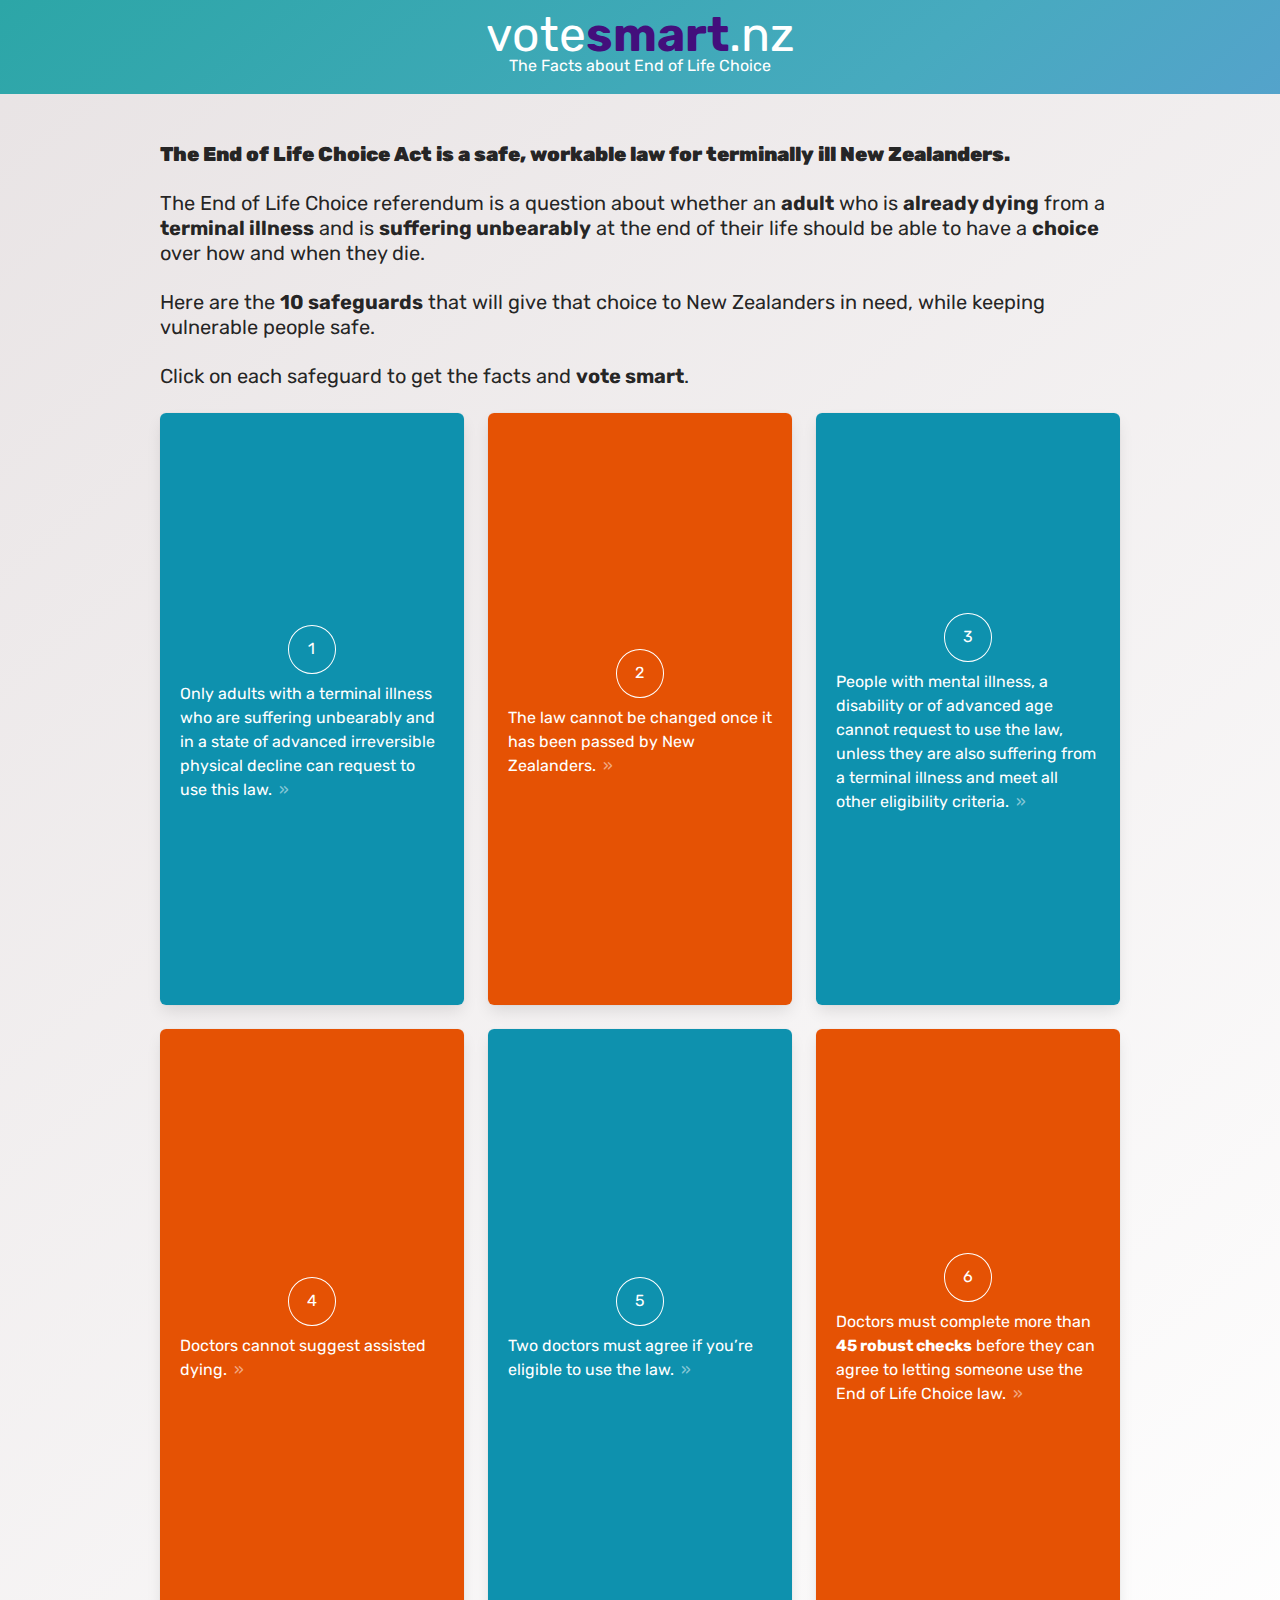
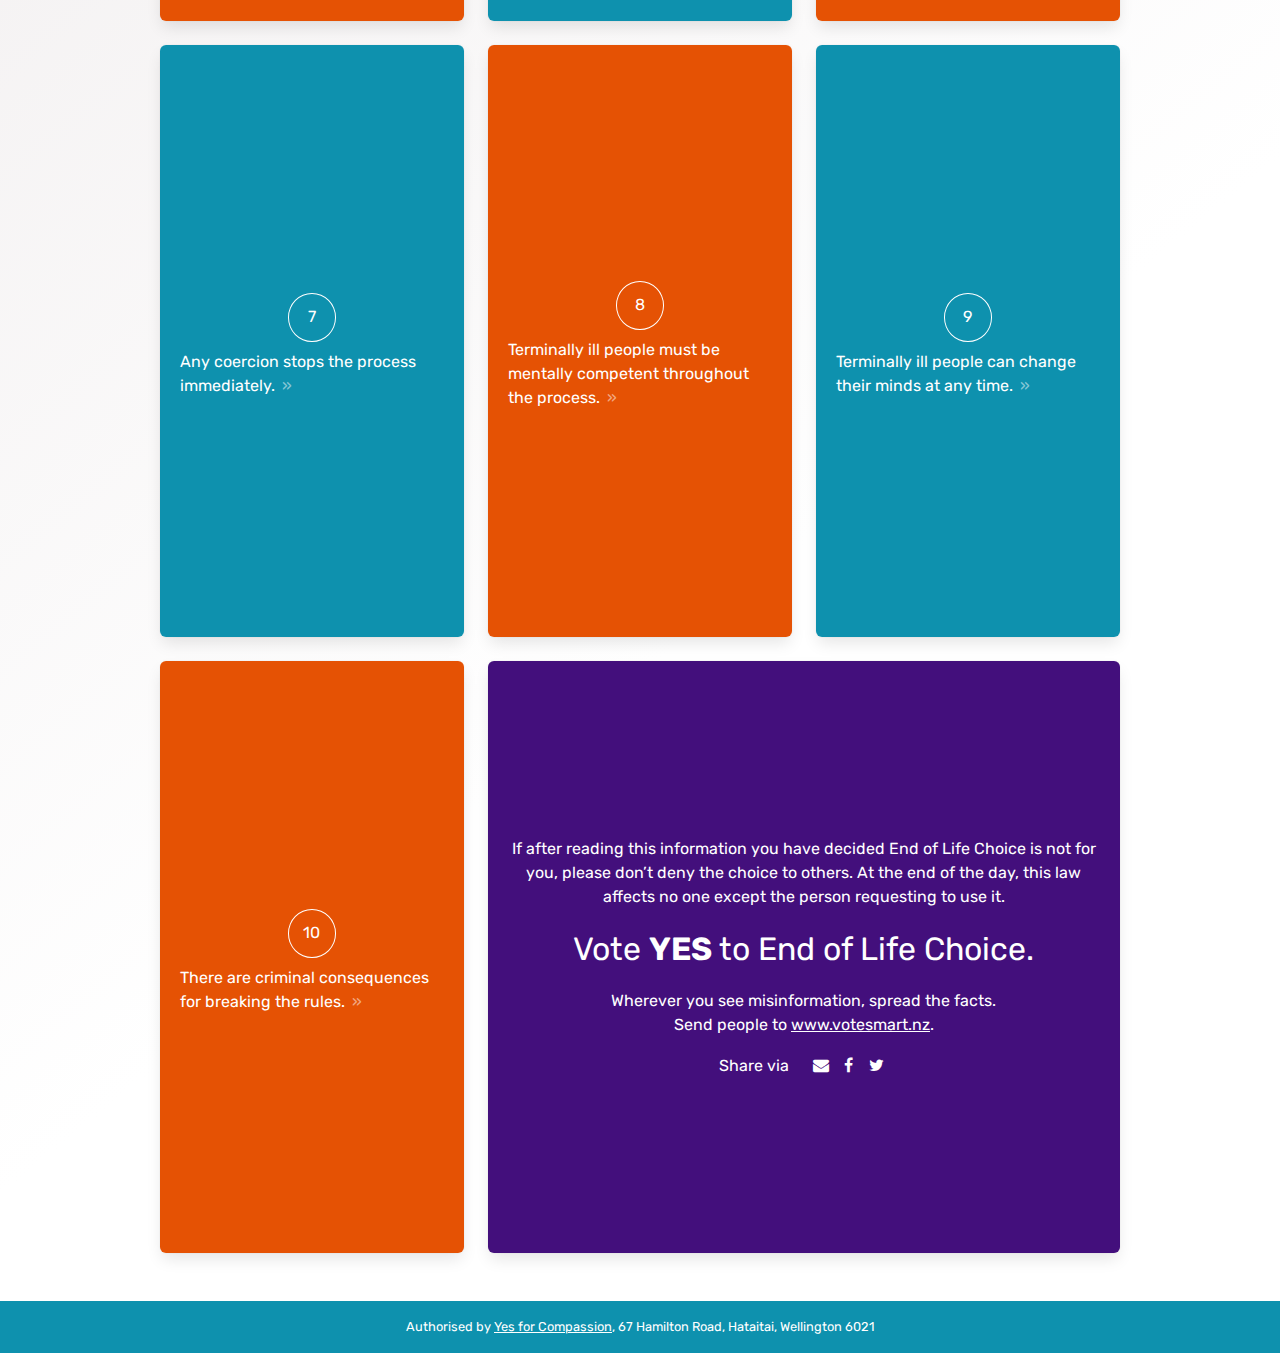
<file: index.html>
<!doctype html>
<html lang="en">
<head>
    <meta charset="UTF-8">
    <meta content="width=device-width, user-scalable=no, initial-scale=1.0, maximum-scale=1.0, minimum-scale=1.0"
          name="viewport">
    <meta content="ie=edge" http-equiv="X-UA-Compatible">
    <link href="https://fonts.googleapis.com/css2?family=Rubik:wght@400;700&display=swap" rel="stylesheet">
    <link crossorigin="anonymous" href="https://stackpath.bootstrapcdn.com/font-awesome/4.7.0/css/font-awesome.min.css"
          integrity="sha384-wvfXpqpZZVQGK6TAh5PVlGOfQNHSoD2xbE+QkPxCAFlNEevoEH3Sl0sibVcOQVnN" rel="stylesheet">
    <link href="styles/style.css" rel="stylesheet">
    <title>The Facts about End of Life Choice</title>

    <meta content="http://votesmart.nz" property="og:url"/>
    <meta content="website" property="og:type"/>
    <meta content="The Facts about End of Life Choice" property="og:title"/>
    <meta content="Busting 10 myths about the referendum." property="og:description"/>
    <meta content="http://votesmart.nz/SocialCard.png"
          property="og:image"/>

    <link href="/apple-touch-icon.png" rel="apple-touch-icon" sizes="180x180">
    <link href="/favicon-32x32.png" rel="icon" sizes="32x32" type="image/png">
    <link href="/favicon-16x16.png" rel="icon" sizes="16x16" type="image/png">
    <link href="/site.webmanifest" rel="manifest">

    <!-- Global site tag (gtag.js) - Google Analytics -->
    <script async src="https://www.googletagmanager.com/gtag/js?id=UA-176045003-1"></script>
    <script>
        window.dataLayer = window.dataLayer || [];

        function gtag() {
            dataLayer.push(arguments);
        }

        gtag('js', new Date());

        gtag('config', 'UA-176045003-1');
    </script>


</head>
<body>

<section class="hero is-white is-bold is-fullheight">
    <header class="hero-head ">
        <div class="brand">vote<b>smart</b>.nz</div>
        <div class="subbrand">The Facts about End of Life Choice</div>
    </header>
    <div class="hero-body">
        <div class="container">
            <p class="subtitle" style="font-weight: 900;">The End of Life Choice Act is a safe, workable law for
                terminally ill New Zealanders.</h1>
            <p class="subtitle">
                The End of Life Choice referendum is a question about whether an <b>adult</b> who is
                <b>already dying</b> from a <b>terminal illness</b> and is <b>suffering unbearably</b> at the
                end of their life should be able to have a <b>choice</b> over how and when they die.
            </p>
            <p class="subtitle">Here are the <b>10 safeguards</b> that will give that choice to New Zealanders in need,
                while keeping vulnerable people safe.</p>
            <p class="subtitle">Click on each safeguard to get the facts and <b>vote smart</b>.</p>
            <div class="columns myths-container is-multiline">
                <div class="column is-half is-one-third-desktop">
                    <div class="box myth">
                        <div class="question is-full-size">
                            <span class="count">1</span>
                            <div>

                                Only adults with a terminal illness who are suffering unbearably and in a state of
                                advanced
                                irreversible physical decline can request to use this law.
                            </div>
                        </div>
                        <div class="answer is-not-visible">
                            <div>
                                <p>To use the law, people must meet <b>all six</b> eligibility criteria:</p>
                                <ol>
                                    <li>aged 18+</li>
                                    <li>citizen or permanent resident of New Zealand</li>
                                    <li>suffer from a terminal illness likely to end your life within 6 months</li>
                                    <li>are in a state of advanced permanent decline in physical capability</li>
                                    <li>experience unbearable suffering that cannot be eased</li>
                                    <li>able to make an informed decision about assisted dying.</li>
                                </ol>
                            </div>

                        </div>
                    </div>
                </div>
                <div class="column is-half is-one-third-desktop">
                    <div class="box myth">
                        <div class="question is-full-size">
                             <span class="count">2</span>
                            <div>

                                The law cannot be changed once it has been passed by New Zealanders.
                            </div>
                        </div>
                        <div class="answer is-not-visible">
                            <div>
                                <p>The law we are voting on at the referendum is the law we will get. It has been
                                    thoroughly debated and passed by New Zealand’s parliament. Nothing can be added or
                                    changed without it going back through the full parliamentary process. </p>
                                <p>Two independent groups will review and scrutinise the law for the first three years
                                    and then every five years to make sure it is working as intended.</p>
                                <p>Similar laws are working very well overseas.
                                    Read more about the overseas experience <a
                                            href="https://www.yesforcompassion.org.nz/new-report-on-australian-experience-shows-nzs-eolc-act-will-work-safely-effectively/">here</a>.
                                </p>
                            </div>
                        </div>
                    </div>
                </div>

                <div class="column is-half is-one-third-desktop">
                    <div class="box myth">
                        <div class="question is-full-size">
                            <span class="count">3</span>
                            <div>
                                People with mental illness, a disability or of advanced age cannot request to use the
                                law, unless they are also suffering from a terminal illness and meet all other
                                eligibility criteria.
                            </div>
                        </div>
                        <div class="answer is-not-visible">
                            <div>
                                Anyone who only gives mental illness, disability and/or advanced age as their reason for
                                wanting to use the law is <b>not eligible</b>.
                            </div>
                        </div>
                    </div>
                </div>
                <div class="column is-half is-one-third-desktop">
                    <div class="box myth">
                        <div class="question is-full-size">
                            <span class="count">4</span>
                            <div>
                                Doctors cannot suggest assisted dying.
                            </div>
                        </div>
                        <div class="answer is-not-visible">
                            <div>
                                <p>If you are terminally ill and want to know more about using the End of
                                    Life Choice law, you must start the conversation with your doctor first.</p>
                                <p>This law is all about personal choice for terminally ill people who are already
                                    dying. </p>
                            </div>
                        </div>
                    </div>
                </div>
                <div class="column is-half is-one-third-desktop">
                    <div class="box myth">
                        <div class="question is-full-size"><span class="count">5</span>

                            <div>
                                Two doctors must agree if you’re eligible to use the law.
                            </div>
                        </div>
                        <div class="answer is-not-visible">
                            <div>
                                <p>
                                    If a person’s doctor decides they are eligible, an independent doctor
                                    appointed by the oversight body must repeat the assessment of criteria
                                    and also agree the person is eligible.
                                </p>
                                <p>
                                    If there are any doubts by either doctor about someone’s mental
                                    competence to make a decision on assisted dying, a psychiatrist
                                    must provide a third opinion.
                                </p>
                            </div>
                        </div>
                    </div>
                </div>
                <div class="column is-half is-one-third-desktop">
                    <div class="box myth">
                        <div class="question is-full-size">
                            <span class="count">6</span>
                            <div>
                                Doctors must complete more than
                                <b>45 robust checks</b> before
                                they can agree to letting
                                someone use the End of Life Choice law.
                            </div>
                        </div>
                        <div class="answer is-not-visible">
                            <div style="font-size: 0.8rem;">
                                <p>As well as meeting <b>all six</b> eligibility criteria outlined in safeguard one,
                                    <b>before</b> a person makes a formal request, the first doctor must make sure a
                                    terminally ill person is:</p>
                                <ol>
                                    <li>fully informed about their prognosis and assisted dying process</li>
                                    <li>free from pressure and mentally competent</li>
                                    <li>aware of other options for end-of-life care</li>
                                    <li>encouraged to speak to family, friends and other
                                        healthcare professionals about their choice.
                                    </li>
                                </ol>
                                <p>Once the request is made there are multiple requirements that must be meet through every stage.
                                    The Registrar for Assisted
                                    Dying must approve that all the requirements have been met at every stage before assisted
                                    dying can proceed</p>
                            </div>
                        </div>
                    </div>
                </div>
                <div class="column is-half is-one-third-desktop">
                    <div class="box myth">
                        <div class="question is-full-size">
                            <span class="count">7</span>
                            <div>
                                Any coercion stops the process immediately.
                            </div>
                        </div>
                        <div class="answer is-not-visible">
                            <p>
                                If the doctor suspects someone is being pressured into the decision, they must stop the
                                process immediately and report it to the Registrar.
                            </p>
                        </div>
                    </div>
                </div>
                <div class="column is-half is-one-third-desktop">
                    <div class="box myth">
                        <div class="question is-full-size">
                            <span class="count">8</span>
                            <div>
                                Terminally ill people must be mentally competent throughout the process.
                            </div>
                        </div>
                        <div class="answer is-not-visible">
                            <div>If at any stage a person requesting assisted dying loses the capacity to make this
                                decision, their doctors must stop the process immediately – including at the time of
                                taking life ending medication.
                            </div>
                        </div>
                    </div>
                </div>
                <div class="column is-half is-one-third-desktop">
                    <div class="box myth">
                        <div class="question is-full-size">
                            <span class="count">9</span>
                            <div>
                                Terminally ill people can change their minds at any time.
                            </div>
                        </div>
                        <div class="answer is-not-visible">
                            <p>Terminally ill people seeking assisted dying must be asked throughout the
                                process if they want to continue, delay for up to six months or stop altogether
                                – including at the time they have chosen to take life ending medication.
                                If they choose to stop, the entire process stops immediately.</p>
                        </div>
                    </div>
                </div>
                <div class="column is-half is-one-third-desktop">
                    <div class="box myth">
                        <div class="question is-full-size">
                            <span class="count">10</span>
                            <div>
                                There are criminal consequences for breaking the rules.
                            </div>
                        </div>
                        <div class="answer is-not-visible">
                            <p>
                                If a doctor breaks the rules, they face a fine, having their medical
                                licence revoked, being charged with serious criminal offences and being
                                sent to prison.
                            </p>
                        </div>
                    </div>
                </div>
                <div class="social column">
                    <div class="box">
                        <p>If after reading this information you have decided End of Life Choice is not for you, please
                            don’t deny the choice to others. At the end of the day, this law affects no one except the
                            person requesting to use it. </p>
                        <h3 style="margin-top: 1rem;">Vote <b>YES</b> to End of Life Choice. </h3>
                        <p>Wherever you see misinformation, spread the facts.</p>
                        <p class="link">Send people to <a href="http://votesmart.nz">www.votesmart.nz</a>.</p>
                        <div class="icons">
                            Share via
                            <a href="mailto:?subject=Get%20the%20facts%20on%20End%20of%20Life%20Choice.&amp;body=http%3A%2F%2Fvotesmart.nz"
                               style="padding-left: 1rem;" target="_blank">
                            <span class="icon">
                                <i aria-hidden="true" class="fa fa-envelope"></i>
                            </span>
                            </a>
                            <a href="https://facebook.com/sharer/sharer.php?u=http%3A%2F%2Fvotesmart.nz"
                               target="_blank">
                            <span class="icon">
                                <i aria-hidden="true" class="fa fa-facebook"></i>
                            </span>
                            </a>
                            <a href="https://twitter.com/intent/tweet/?text=Get%20the%20facts%20on%20End%20of%20Life%20Choice.&amp;url=http%3A%2F%2Fvotesmart.nz"
                               target="_blank">
                            <span class="icon">
                                <i aria-hidden="true" class="fa fa-twitter"></i>
                            </span>
                            </a>
                        </div>
                    </div>

                </div>

            </div>
        </div>
    </div>
</section>
<footer>
    <div class="container">

        Authorised by <a href="https://www.yesforcompassion.org.nz">Yes for Compassion</a>, 67 Hamilton Road, Hataitai,
        Wellington 6021

    </div>
</footer>
<script src="script.js"></script>
</body>
</html>
</file>
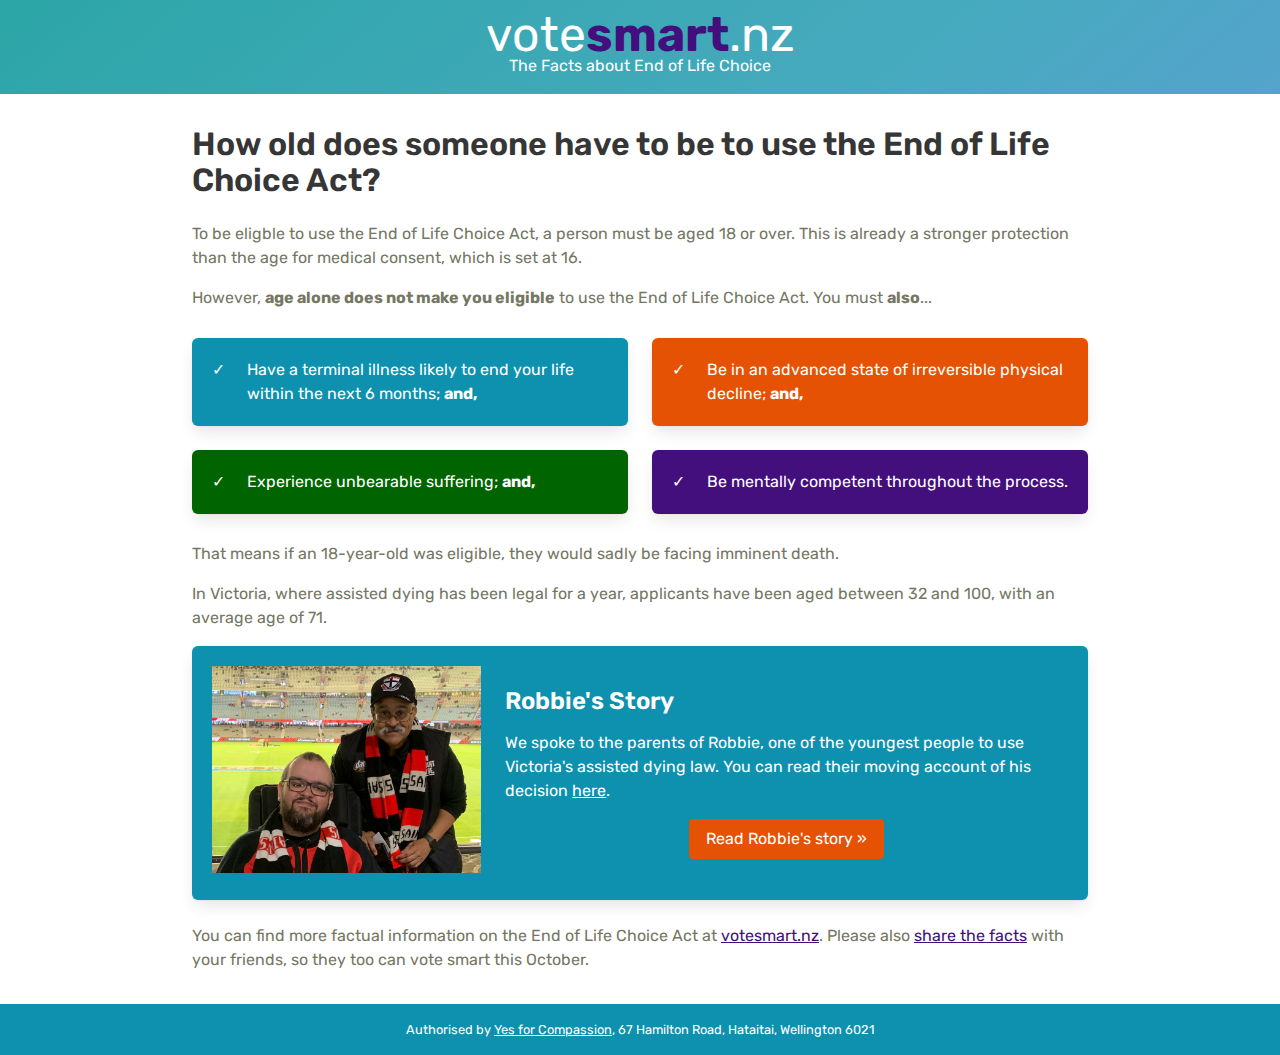
<file: eligibility.html>
<!doctype html>
<html lang="en">
<head>
    <meta charset="UTF-8">
    <meta content="width=device-width, user-scalable=no, initial-scale=1.0, maximum-scale=1.0, minimum-scale=1.0"
          name="viewport">
    <meta content="ie=edge" http-equiv="X-UA-Compatible">
    <link href="https://fonts.googleapis.com/css2?family=Rubik:wght@400;700&display=swap" rel="stylesheet">
    <link crossorigin="anonymous" href="https://stackpath.bootstrapcdn.com/font-awesome/4.7.0/css/font-awesome.min.css"
          integrity="sha384-wvfXpqpZZVQGK6TAh5PVlGOfQNHSoD2xbE+QkPxCAFlNEevoEH3Sl0sibVcOQVnN" rel="stylesheet">
    <link href="styles/style.css" rel="stylesheet">
    <title>How old does someone have to be to use the End of Life Choice Act? | The Facts about End of Life Choice</title>

    <meta content="http://votesmart.nz" property="og:url"/>
    <meta content="website" property="og:type"/>
    <meta content="The Facts about End of Life Choice" property="og:title"/>
    <meta content="Busting 10 myths about the referendum." property="og:description"/>
    <meta content="http://votesmart.nz/SocialCard.png"
          property="og:image"/>

    <link href="/apple-touch-icon.png" rel="apple-touch-icon" sizes="180x180">
    <link href="/favicon-32x32.png" rel="icon" sizes="32x32" type="image/png">
    <link href="/favicon-16x16.png" rel="icon" sizes="16x16" type="image/png">
    <link href="/site.webmanifest" rel="manifest">

    <!-- Global site tag (gtag.js) - Google Analytics -->
    <script async src="https://www.googletagmanager.com/gtag/js?id=UA-176045003-1"></script>
    <script>
        window.dataLayer = window.dataLayer || [];

        function gtag() {
            dataLayer.push(arguments);
        }

        gtag('js', new Date());

        gtag('config', 'UA-176045003-1');
    </script>


</head>
<body>
<header>
    <a href="https://votesmart.nz/"><div class="brand">vote<b>smart</b>.nz</div>
    <div class="subbrand">The Facts about End of Life Choice</div></a>
</header>
<main class="container">
    <h1 class="title">How old does someone have to be to use the End of Life Choice Act?</h1>
    <p>To be eligble to use the End of Life Choice Act, a person must be aged 18 or over. This is already
        a stronger protection than the age for medical consent, which is set at 16.</p>
    <p>However, <b>age alone does not make you eligible</b> to use the End of Life Choice Act.
        You must <b>also</b>...</p>
    <div class="columns is-multiline criteria-ctn">
        <div class="column is-half">
            <div class="box criteria">
                <div class="columns is-mobile">
                    <div class="column is-1">
                        <div class="tick">
                            ✓
                        </div>
                    </div>
                    <div class="column">
                        Have a terminal illness likely to end your life within the next 6 months; <b>and,</b>
                    </div>
                </div>
            </div>
        </div>
        <div class="column is-half">
            <div class="box criteria">
                <div class="columns is-mobile">
                    <div class="column is-1">
                        <div class="tick">
                            ✓
                        </div>
                    </div>
                    <div class="column">
                        Be in an advanced state of irreversible physical decline; <b>and,</b>
                    </div>
                </div>
            </div>
        </div>
        <div class="column is-half">
            <div class="box criteria">
                <div class="columns is-mobile">
                    <div class="column is-1">
                        <div class="tick">
                            ✓
                        </div>
                    </div>
                    <div class="column">
                        Experience unbearable suffering; <b>and,</b>
                    </div>
                </div>
            </div>
        </div>
        <div class="column is-half">
            <div class="box criteria">
                <div class="columns is-mobile">
                    <div class="column is-1">
                        <div class="tick">
                            ✓
                        </div>
                    </div>
                    <div class="column">
                        Be mentally competent throughout the process.
                    </div>
                </div>
            </div>
        </div>

    </div>
    <p>That means if an 18-year-old was eligible, they would sadly be facing imminent death.</p>
    <p>In Victoria, where assisted dying has been legal for a year, applicants have been aged between 32 and 100,
        with an average age of 71.</p>
    <div class="box story">
        <div class="columns is-vcentered">
            <div class="column is-one-third">
                <img alt="Robbie Caliste, one of the youngest people to use Victoria's assisted dying law."
                     src="Robbie-lower-res.jpg">
            </div>
            <div class="column">
                <h3 class="title">Robbie's Story</h3>
                <p>We spoke to the parents of Robbie, one of the youngest people to use Victoria's assisted dying
                    law. You can read their moving account of his decision <a href="https://www.yesforcompassion.org.nz/stories/australian-law-gave-our-son-peace-and-dignity/">here</a>.</p>
                <p class="has-text-centered"><a href="https://www.yesforcompassion.org.nz/stories/australian-law-gave-our-son-peace-and-dignity/" class="button is-warning">Read Robbie's story &raquo;</a></p>
            </div>
        </div>
    </div>
    <p>You can find more factual information on the End of Life Choice Act at
        <a href="https://votesmart.nz">votesmart.nz</a>. Please also
        <a href="https://facebook.com/sharer/sharer.php?u=http%3A%2F%2Fvotesmart.nz" target="_blank">
            share the facts</a> with your friends, so they too can vote smart this October.</p>
</main>
<footer>
    <div class="container">

        Authorised by <a href="https://www.yesforcompassion.org.nz">Yes for Compassion</a>, 67 Hamilton Road, Hataitai,
        Wellington 6021

    </div>
</footer>
<script src="script.js"></script>
</body>
</html>
</file>
